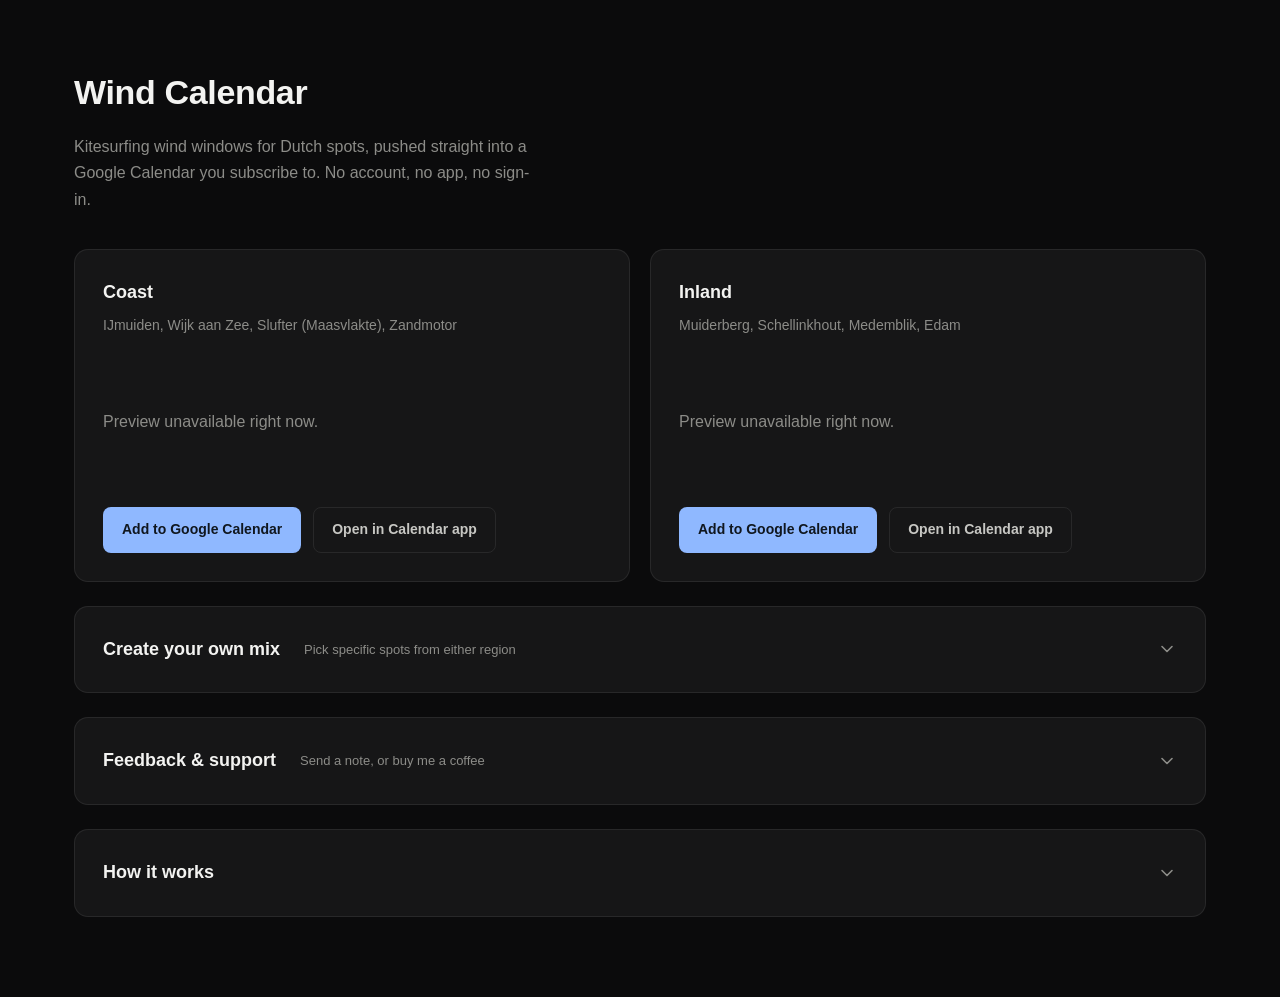
<file: public/index.html>
<!doctype html>
<html lang="en">
<head>
  <meta charset="utf-8">
  <meta name="viewport" content="width=device-width, initial-scale=1">
  <meta name="theme-color" content="#121212">
  <title>Wind Calendar</title>
  <link rel="stylesheet" href="styles.css">
</head>
<body>
<main>
  <h1>Wind Calendar</h1>
  <p class="lede">Kitesurfing wind windows for Dutch spots, pushed straight into a Google Calendar
    you subscribe to. No account, no app, no sign-in.</p>

  <div id="premade"></div>

  <details class="custom-mix collapsible card">
    <summary>
      <h2>Create your own mix</h2>
      <span class="summary-hint">Pick specific spots from either region</span>
      <svg class="chevron" viewBox="0 0 20 20" fill="none" xmlns="http://www.w3.org/2000/svg" aria-hidden="true">
        <path d="M5 7.5L10 12.5L15 7.5" stroke="currentColor" stroke-width="1.6" stroke-linecap="round" stroke-linejoin="round"/>
      </svg>
    </summary>
    <div class="collapsible-body">
      <p class="lede">Only want a few spots, from either region? Pick them below and get one link
        for just that combination.</p>
      <div id="custom-groups"></div>
      <div class="subscribe-row">
        <button type="button" class="btn btn-primary copy-link" hidden></button>
        <a class="btn btn-secondary ics-link"></a>
        <span class="hint"></span>
      </div>
    </div>
  </details>

  <details class="support collapsible card">
    <summary>
      <h2>Feedback &amp; support</h2>
      <span class="summary-hint">Send a note, or buy me a coffee</span>
      <svg class="chevron" viewBox="0 0 20 20" fill="none" xmlns="http://www.w3.org/2000/svg" aria-hidden="true">
        <path d="M5 7.5L10 12.5L15 7.5" stroke="currentColor" stroke-width="1.6" stroke-linecap="round" stroke-linejoin="round"/>
      </svg>
    </summary>
    <div class="collapsible-body">
      <p class="lede">Found a bug, want another spot added, or just have thoughts? Send a note below.</p>
      <form class="feedback-form">
        <textarea name="message" placeholder="Your feedback…" required></textarea>
        <input type="email" name="contact" placeholder="Email (optional, if you'd like a reply)">
        <div class="row">
          <button type="submit" class="btn btn-primary">Send feedback</button>
          <span class="status"></span>
        </div>
      </form>
      <div class="coffee-row">
        <p>If this makes your life better, tikkie me 😉</p>
        <a class="btn btn-secondary coffee-link" href="https://tikkie.me/pay/smm1mpd44qcomr1js2fn" target="_blank" rel="noopener">Tikkie me 💸</a>
      </div>
    </div>
  </details>

  <details class="about collapsible card">
    <summary>
      <h2>How it works</h2>
      <svg class="chevron" viewBox="0 0 20 20" fill="none" xmlns="http://www.w3.org/2000/svg" aria-hidden="true">
        <path d="M5 7.5L10 12.5L15 7.5" stroke="currentColor" stroke-width="1.6" stroke-linecap="round" stroke-linejoin="round"/>
      </svg>
    </summary>
    <div class="collapsible-body">
    <p><strong>Coast</strong> and <strong>Inland</strong> are ready-made calendars covering every
      spot in that group &mdash; one click with <strong>Add to Google Calendar</strong> if you use
      Google Calendar (the <strong>ICS</strong> link works for Apple Calendar, Outlook or anything
      else). They'll pick up any spots added to that region later automatically, no need to
      resubscribe.</p>
    <p>If you'd rather pick specific spots from either region, use <strong>Create your own mix</strong>
      below instead. It can't use the native one-click "Add" button &mdash; that only works for a
      calendar that already exists with fixed content, and Google only offers it for calendars it
      already hosts. Instead you get a link: <strong>Open in Calendar app</strong> hands it to
      whatever your device's default calendar is (on a Mac that's usually Apple Calendar, even if
      you use Google Calendar day to day &mdash; that's an OS-level setting, not something this site
      controls). To get a custom mix into <em>Google</em> Calendar specifically, use <strong>Copy
      link</strong> and paste it into Google Calendar's own Settings &rarr; Add calendar &rarr; From
      URL.</p>
    <p>That link stays yours: if you come back later and change which spots are checked, the same
      link keeps working and your calendar app just picks up the new content on its next refresh
      &mdash; no need to remove the old subscription and add a new one. It's tied to this browser,
      not an account, so a different device or a cleared browser needs its own link.</p>
    <p>Events show the spot, forecast peak sustained wind and direction. They carry no attendees,
      no reminders, and are marked as free time. Forecasts update roughly hourly from GFS model
      data, with a live correction applied where a nearby KNMI weather station is available. A
      custom mix (and any ICS link) refreshes roughly once a day, on that app's own schedule, not
      something this site controls.</p>
    <p><a href="privacy.html">Privacy policy</a></p>
    </div>
  </details>
</main>
<script>
const FEED_ORIGIN = 'https://wind-calendar-feed.onrender.com';
const CUSTOM_MIX_ID = 'custom';

function nativeLinks(cid) {
  const encoded = encodeURIComponent(cid);
  return {
    add: 'https://calendar.google.com/calendar/render?cid=' + encoded,
    ics: 'webcal://calendar.google.com/calendar/ical/' + encoded + '/public/basic.ics',
  };
}

// -- Minimalist week-ahead line chart, drawn from each spot's own public ICS
// feed (proxied through feed_server so the browser can actually read the
// response body -- Google's own ics export doesn't send CORS headers).
const CHART_DAYS = 7;
const CHART_START_HOUR = 6;
const CHART_END_HOUR = 21;
const CHART_LABEL_WIDTH = 88;
const CHART_DAY_WIDTH = 78;
const CHART_ROW_HEIGHT = 32;
const CHART_HEADER_HEIGHT = 26;

function unfoldIcs(text) {
  return text.replace(/\r\n[ \t]/g, '');
}

function parseIcsEvents(text) {
  const blocks = unfoldIcs(text).match(/BEGIN:VEVENT[\s\S]*?END:VEVENT/g) || [];
  return blocks.map(block => {
    const start = block.match(/DTSTART[^:]*:(\d{8}T\d{6})(Z?)/);
    const end = block.match(/DTEND[^:]*:(\d{8}T\d{6})(Z?)/);
    const summary = block.match(/SUMMARY:(.*)/);
    if (!start || !end || !summary) return null;
    return {
      start: parseIcsStamp(start[1], !!start[2]),
      end: parseIcsStamp(end[1], !!end[2]),
      summary: summary[1].trim(),
    };
  }).filter(Boolean);
}

// Google's ICS export writes these in UTC (a trailing Z), not the
// Europe/Amsterdam wall-clock time the event was created with -- convert
// back to Amsterdam local time, since that's what the day/hour grid means.
const AMSTERDAM_FORMATTER = new Intl.DateTimeFormat('en-GB', {
  timeZone: 'Europe/Amsterdam', year: 'numeric', month: '2-digit', day: '2-digit',
  hour: '2-digit', minute: '2-digit', hour12: false,
});

function parseIcsStamp(stamp, isUtc) {
  const year = +stamp.slice(0, 4), month = +stamp.slice(4, 6), day = +stamp.slice(6, 8);
  const hour = +stamp.slice(9, 11), minute = +stamp.slice(11, 13);
  if (!isUtc) return { year, month, day, hour, minute };
  const utcDate = new Date(Date.UTC(year, month - 1, day, hour, minute));
  const parts = Object.fromEntries(AMSTERDAM_FORMATTER.formatToParts(utcDate).map(p => [p.type, p.value]));
  return {
    year: +parts.year, month: +parts.month, day: +parts.day,
    hour: parts.hour === '24' ? 0 : +parts.hour, minute: +parts.minute,
  };
}

function sameDate(a, b) {
  return a.year === b.year && a.month === b.month && a.day === b.day;
}

function escapeXml(text) {
  return text.replace(/[&<>"]/g, c => ({ '&': '&amp;', '<': '&lt;', '>': '&gt;', '"': '&quot;' }[c]));
}

function amsterdamNow() {
  return parseIcsStamp(new Date().toISOString().replace(/[-:]/g, '').slice(0, 15), true);
}

function weekAheadDates() {
  const now = amsterdamNow();
  const today = new Date(Date.UTC(now.year, now.month - 1, now.day));
  return Array.from({ length: CHART_DAYS }, (_, i) => {
    const d = new Date(today);
    d.setUTCDate(d.getUTCDate() + i);
    return { year: d.getUTCFullYear(), month: d.getUTCMonth() + 1, day: d.getUTCDate(),
             label: d.toLocaleDateString('en-GB', { weekday: 'short', timeZone: 'UTC' }).toUpperCase() + ' ' + d.getUTCDate() };
  });
}

function weekChartSvg(region, eventsBySpot) {
  const days = weekAheadDates();
  const width = CHART_LABEL_WIDTH + CHART_DAYS * CHART_DAY_WIDTH;
  const height = CHART_HEADER_HEIGHT + region.spots.length * CHART_ROW_HEIGHT + 6;

  const dayLabels = days.map((d, i) => {
    const x = CHART_LABEL_WIDTH + i * CHART_DAY_WIDTH + CHART_DAY_WIDTH / 2;
    return `<text x="${x}" y="16" text-anchor="middle" class="chart-day${i === 0 ? ' chart-day-today' : ''}">${d.label}</text>`;
  }).join('');

  const dividers = Array.from({ length: CHART_DAYS + 1 }, (_, i) => {
    const x = CHART_LABEL_WIDTH + i * CHART_DAY_WIDTH;
    return `<line x1="${x}" y1="${CHART_HEADER_HEIGHT}" x2="${x}" y2="${height}" class="chart-divider"/>`;
  }).join('');

  const rows = region.spots.map((spot, i) => {
    const y = CHART_HEADER_HEIGHT + i * CHART_ROW_HEIGHT + CHART_ROW_HEIGHT / 2;
    const label = `<text x="${CHART_LABEL_WIDTH - 10}" y="${y + 4}" text-anchor="end" class="chart-label">${escapeXml(spot.label)}</text>`;
    const baseline = `<line x1="${CHART_LABEL_WIDTH}" y1="${y}" x2="${width}" y2="${y}" class="chart-baseline"/>`;
    const blocks = (eventsBySpot[spot.id] || []).map(event => {
      const dayIndex = days.findIndex(d => sameDate(d, event.start));
      if (dayIndex === -1) return '';
      const span = CHART_END_HOUR - CHART_START_HOUR;
      const startFrac = Math.min(Math.max((event.start.hour + event.start.minute / 60 - CHART_START_HOUR) / span, 0), 1);
      const endFrac = Math.min(Math.max((event.end.hour + event.end.minute / 60 - CHART_START_HOUR) / span, 0), 1);
      const x = CHART_LABEL_WIDTH + dayIndex * CHART_DAY_WIDTH + startFrac * CHART_DAY_WIDTH;
      const w = Math.max((endFrac - startFrac) * CHART_DAY_WIDTH, 3);
      return `<rect x="${x.toFixed(1)}" y="${y - 6}" width="${w.toFixed(1)}" height="12" rx="3" class="chart-block">` +
             `<title>${escapeXml(event.summary)}</title></rect>`;
    }).join('');
    return label + baseline + blocks;
  }).join('');

  const now = amsterdamNow();
  const nowFrac = Math.min(Math.max((now.hour + now.minute / 60 - CHART_START_HOUR) / (CHART_END_HOUR - CHART_START_HOUR), 0), 1);
  const nowX = CHART_LABEL_WIDTH + nowFrac * CHART_DAY_WIDTH;
  const nowMarker = `<line x1="${nowX.toFixed(1)}" y1="${CHART_HEADER_HEIGHT}" x2="${nowX.toFixed(1)}" y2="${height}" class="chart-now"/>`;

  return `<svg viewBox="0 0 ${width} ${height}" class="week-chart" role="img" aria-label="${escapeXml(region.label)} wind windows this week">` +
         dividers + dayLabels + rows + nowMarker + '</svg>';
}

async function loadWeekChart(region, container) {
  try {
    const results = await Promise.all(region.spots.map(spot =>
      fetch(FEED_ORIGIN + '/feed.ics?spots=' + encodeURIComponent(spot.id))
        .then(r => { if (!r.ok) throw new Error('feed fetch failed'); return r.text(); })
        .then(text => [spot.id, parseIcsEvents(text)])
    ));
    const eventsBySpot = Object.fromEntries(results);
    container.innerHTML = weekChartSvg(region, eventsBySpot);
  } catch {
    container.innerHTML = '<p class="error">Preview unavailable right now.</p>';
  }
}

function customLinks(spotIdsOrToken, byToken) {
  const query = byToken
    ? 'token=' + encodeURIComponent(spotIdsOrToken)
    : 'spots=' + spotIdsOrToken.map(encodeURIComponent).join(',');
  const host = FEED_ORIGIN.replace(/^https?:\/\//, '');
  return {
    ics: 'webcal://' + host + '/feed.ics?' + query,
    plain: 'https://' + host + '/feed.ics?' + query,
  };
}

function loadToken(mixId) {
  try { return localStorage.getItem('windcal-token-' + mixId); } catch { return null; }
}
function saveToken(mixId, token) {
  try { localStorage.setItem('windcal-token-' + mixId, token); } catch {}
}
function loadPicks(mixId) {
  try {
    const raw = localStorage.getItem('windcal-picks-' + mixId);
    return raw ? JSON.parse(raw) : null;
  } catch { return null; }
}
function savePicks(mixId, spotIds) {
  try { localStorage.setItem('windcal-picks-' + mixId, JSON.stringify(spotIds)); } catch {}
}

// Mints a token on first use, then updates that same token afterwards, so a
// subscriber's link never changes even as their spot selection does -- their
// calendar app just picks up new content on its next scheduled refresh.
async function syncMix(mixId, spotIds) {
  const existing = loadToken(mixId);
  const url = FEED_ORIGIN + (existing ? '/mix/' + existing : '/mix');
  const res = await fetch(url, {
    method: existing ? 'PUT' : 'POST',
    headers: { 'Content-Type': 'application/json' },
    body: JSON.stringify({ spots: spotIds }),
  });
  if (!res.ok) throw new Error('mix sync failed: ' + res.status);
  const data = await res.json();
  saveToken(mixId, data.token);
  return data.token;
}

// Google Calendar's own named colors, so the tip is precisely actionable --
// pick this exact name from the calendar's color menu, not just "blue".
const COLOR_TIPS = {
  coast: { name: 'Blueberry', hex: '#3F51B5' },
  inland: { name: 'Basil', hex: '#0B8043' },
};

// A tiny mockup of the calendar's own sidebar row (checkbox + name), colored
// in -- so the tip shows exactly what to aim for, not just a swatch.
function calendarTipHtml(tip, regionLabel) {
  if (!tip) return '';
  return `
    <div class="cal-tip" role="tooltip">
      <div class="cal-tip-row">
        <span class="cal-tip-checkbox" style="background:${tip.hex}">
          <svg viewBox="0 0 12 12" width="9" height="9" aria-hidden="true">
            <path d="M2 6.2L4.8 9 10 3" fill="none" stroke="white" stroke-width="1.6" stroke-linecap="round" stroke-linejoin="round"/>
          </svg>
        </span>
        <span class="cal-tip-name">Wind Calendar — ${escapeXml(regionLabel)}</span>
        <span class="cal-tip-x">&times;</span>
        <span class="cal-tip-dots">&#8942;</span>
      </div>
      <p class="cal-tip-caption">Pick <strong>${escapeXml(tip.name)}</strong> from its color menu, once added</p>
    </div>`;
}

function renderPremade(regions, calendars) {
  return regions.map(region => {
    const cid = calendars[region.id];
    const { add, ics } = nativeLinks(cid);
    const spotLabels = region.spots.map(s => s.label).join(', ');
    const tip = COLOR_TIPS[region.id];
    return `
      <section class="region card" data-region="${region.id}">
        <h2 class="region-label">${region.label}</h2>
        <p class="region-spots">${spotLabels}</p>
        <div class="week-chart-container"><p class="error">Loading preview…</p></div>
        <div class="subscribe-row">
          <span class="tip-host">
            <a class="btn btn-primary add-link" href="${add}" target="_blank" rel="noopener">Add to Google Calendar</a>
            ${calendarTipHtml(tip, region.label)}
          </span>
          <a class="btn btn-secondary ics-link" href="${ics}">Open in Calendar app</a>
        </div>
      </section>`;
  }).join('');
}

function renderCustomGroups(regions) {
  return regions.map(region => `
    <div class="custom-group">
      <h3 class="custom-group-label">${region.label}</h3>
      <ul class="picker">
        ${region.spots.map(spot => `<li>
          <label class="pick"><input type="checkbox" data-spot="${spot.id}"> ${spot.label}</label>
        </li>`).join('')}
      </ul>
    </div>
  `).join('');
}

function wireCustomMix(sectionEl) {
  const boxes = [...sectionEl.querySelectorAll('input[data-spot]')];
  const icsLink = sectionEl.querySelector('a.ics-link');
  const copyBtn = sectionEl.querySelector('button.copy-link');
  const hint = sectionEl.querySelector('.hint');
  let updateSeq = 0;

  const remembered = loadPicks(CUSTOM_MIX_ID);
  if (remembered) {
    boxes.forEach(b => { b.checked = remembered.includes(b.dataset.spot); });
  }

  function wireCopy(text) {
    copyBtn.onclick = async () => {
      try {
        await navigator.clipboard.writeText(text);
        copyBtn.textContent = 'Copied! Paste into Google Calendar → Settings → Add calendar → From URL';
      } catch {
        copyBtn.textContent = text;
      }
    };
  }

  function update() {
    const picked = boxes.filter(b => b.checked).map(b => b.dataset.spot);
    savePicks(CUSTOM_MIX_ID, picked);
    if (!picked.length) {
      icsLink.removeAttribute('href');
      icsLink.setAttribute('aria-disabled', 'true');
      icsLink.textContent = 'Open in Calendar app';
      copyBtn.hidden = true;
      hint.textContent = 'Check at least one spot to build a link.';
      return;
    }
    icsLink.removeAttribute('aria-disabled');
    copyBtn.hidden = false;
    hint.textContent = picked.length + ' spot' + (picked.length > 1 ? 's' : '') + ' selected.';

    // Show a working link immediately (old-style, static ?spots= URL) while
    // the persistent token request is in flight, then upgrade both links in
    // place once it resolves -- if it fails (store not configured yet, or a
    // cold-started free instance timing out), stay on the static fallback.
    const fallback = customLinks(picked, false);
    icsLink.href = fallback.ics;
    icsLink.textContent = 'Open in Calendar app';
    copyBtn.disabled = true;
    copyBtn.textContent = 'Preparing link…';
    wireCopy(fallback.plain);

    const seq = ++updateSeq;
    syncMix(CUSTOM_MIX_ID, picked).then(token => {
      if (seq !== updateSeq) return;
      const { ics, plain } = customLinks(token, true);
      icsLink.href = ics;
      copyBtn.disabled = false;
      copyBtn.textContent = 'Copy link for Google Calendar';
      wireCopy(plain);
    }).catch(() => {
      if (seq !== updateSeq) return;
      copyBtn.disabled = false;
      copyBtn.textContent = 'Copy link for Google Calendar';
    });
  }
  boxes.forEach(b => b.addEventListener('change', update));
  update();
}

function wireFeedbackForm(form) {
  const status = form.querySelector('.status');
  const submitBtn = form.querySelector('button[type="submit"]');
  form.addEventListener('submit', async event => {
    event.preventDefault();
    const message = form.message.value.trim();
    if (!message) return;
    submitBtn.disabled = true;
    status.textContent = 'Sending…';
    try {
      const res = await fetch(FEED_ORIGIN + '/feedback', {
        method: 'POST',
        headers: { 'Content-Type': 'application/json' },
        body: JSON.stringify({ message, contact: form.contact.value.trim() }),
      });
      if (!res.ok) throw new Error('feedback submit failed: ' + res.status);
      form.reset();
      status.textContent = 'Thanks, sent!';
    } catch {
      status.textContent = "Couldn't send right now -- try again shortly.";
    } finally {
      submitBtn.disabled = false;
    }
  });
}

async function init() {
  wireFeedbackForm(document.querySelector('.feedback-form'));
  const premadeEl = document.getElementById('premade');
  const customGroupsEl = document.getElementById('custom-groups');
  let regions, calendars;
  try {
    [regions, calendars] = await Promise.all([
      fetch('spots.json').then(r => r.json()),
      fetch('calendars.json').then(r => r.json()),
    ]);
  } catch {
    premadeEl.innerHTML = '<p class="error">Could not load spot list. Try reloading.</p>';
    return;
  }
  if (!regions.length) {
    premadeEl.innerHTML = '<p class="error">No calendars configured yet.</p>';
    return;
  }
  premadeEl.innerHTML = renderPremade(regions, calendars);
  customGroupsEl.innerHTML = renderCustomGroups(regions);
  wireCustomMix(document.querySelector('.custom-mix'));
  regions.forEach(region => {
    const container = premadeEl.querySelector(`[data-region="${region.id}"] .week-chart-container`);
    loadWeekChart(region, container);
  });
}
init();
</script>
</body>
</html>
</file>
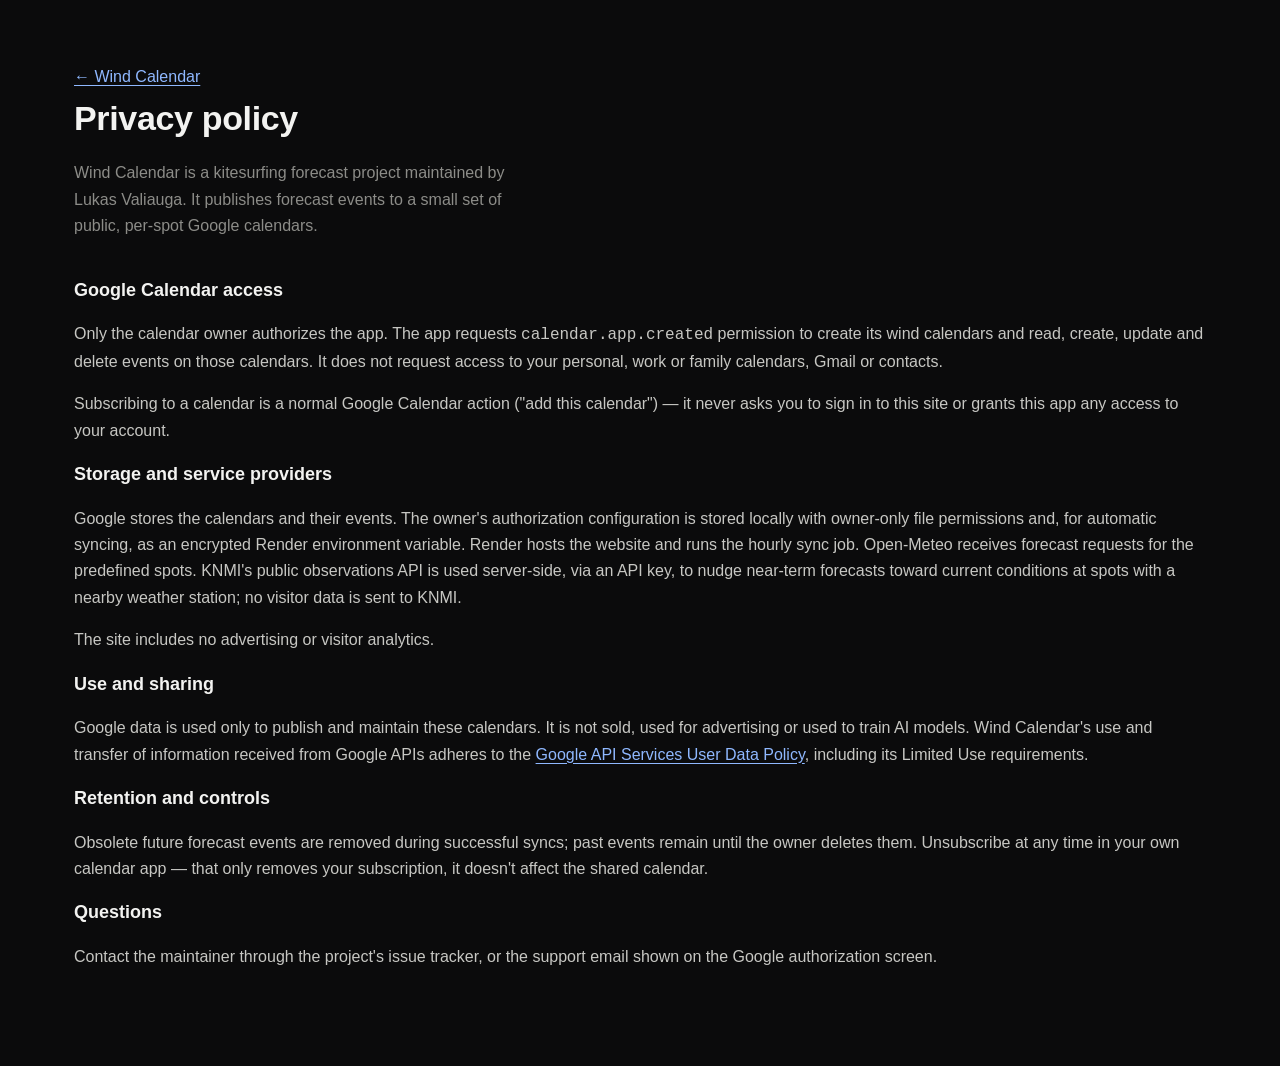
<file: public/privacy.html>
<!doctype html>
<html lang="en">
<head>
  <meta charset="utf-8">
  <meta name="viewport" content="width=device-width, initial-scale=1">
  <meta name="theme-color" content="#121212">
  <title>Privacy · Wind Calendar</title>
  <link rel="stylesheet" href="styles.css">
</head>
<body>
<main>
  <a href="/">← Wind Calendar</a>
  <h1>Privacy policy</h1>
  <p class="lede">Wind Calendar is a kitesurfing forecast project maintained by Lukas Valiauga.
    It publishes forecast events to a small set of public, per-spot Google calendars.</p>

  <h2>Google Calendar access</h2>
  <p>Only the calendar owner authorizes the app. The app requests
    <code>calendar.app.created</code> permission to create its wind calendars and
    read, create, update and delete events on those calendars. It does not request
    access to your personal, work or family calendars, Gmail or contacts.</p>
  <p>Subscribing to a calendar is a normal Google Calendar action ("add this calendar") &mdash;
    it never asks you to sign in to this site or grants this app any access to your account.</p>

  <h2>Storage and service providers</h2>
  <p>Google stores the calendars and their events. The owner's authorization configuration is
    stored locally with owner-only file permissions and, for automatic syncing, as an encrypted
    Render environment variable. Render hosts the website and runs the hourly sync job.
    Open-Meteo receives forecast requests for the predefined spots. KNMI's public observations
    API is used server-side, via an API key, to nudge near-term forecasts toward current
    conditions at spots with a nearby weather station; no visitor data is sent to KNMI.</p>
  <p>The site includes no advertising or visitor analytics.</p>

  <h2>Use and sharing</h2>
  <p>Google data is used only to publish and maintain these calendars. It is not sold, used
    for advertising or used to train AI models. Wind Calendar's use and transfer of information
    received from Google APIs adheres to the
    <a href="https://developers.google.com/terms/api-services-user-data-policy">Google API Services User Data Policy</a>,
    including its Limited Use requirements.</p>

  <h2>Retention and controls</h2>
  <p>Obsolete future forecast events are removed during successful syncs; past events remain
    until the owner deletes them. Unsubscribe at any time in your own calendar app &mdash; that
    only removes your subscription, it doesn't affect the shared calendar.</p>

  <h2>Questions</h2>
  <p>Contact the maintainer through the project's issue tracker, or the support email shown
    on the Google authorization screen.</p>
</main>
</body>
</html>
</file>
<file: public/styles.css>
:root {
  color-scheme: dark;
  --bg: #0b0b0c;
  --surface: #161617;
  --border: rgba(255, 255, 255, 0.08);
  --text: #f3f3f1;
  --text-body: #c7c7c3;
  --text-muted: #8c8c88;
  --accent: #8fb8ff;
  --accent-dim: #5f7ba8;
}
* { box-sizing: border-box; }
body {
  margin: 0;
  background: var(--bg);
  color: var(--text-body);
  font: 16px/1.65 -apple-system, BlinkMacSystemFont, "Segoe UI", Roboto, Helvetica, Arial, sans-serif;
  -webkit-font-smoothing: antialiased;
}
main { max-width: 1180px; margin: 0 auto; padding: 64px 24px 80px; }
h1 {
  color: var(--text);
  font-size: 34px;
  font-weight: 600;
  letter-spacing: -0.01em;
  margin: 0 0 14px;
}
h2 { color: var(--text); font-size: 18px; font-weight: 600; margin: 0 0 8px; }
a { color: var(--accent); text-underline-offset: 3px; }
.lede { color: var(--text-muted); margin: 0 0 36px; max-width: 52ch; }

.card {
  background: var(--surface);
  border: 1px solid var(--border);
  border-radius: 14px;
  padding: 28px;
}

#premade {
  display: grid;
  grid-template-columns: repeat(auto-fit, minmax(340px, 1fr));
  gap: 20px;
}
.region.card { display: flex; flex-direction: column; }
.region-label { margin: 0 0 6px; }
.region-spots { color: var(--text-muted); font-size: 14px; margin: 0 0 20px; }
.region .subscribe-row { margin-top: auto; padding-top: 20px; }

.picker { list-style: none; margin: 0 0 20px; padding: 0; }
.picker li { padding: 8px 0; }
.pick { font-size: 15px; color: var(--text-body); display: flex; align-items: center; gap: 10px; cursor: pointer; }
.pick input { width: 16px; height: 16px; accent-color: var(--accent); }

.subscribe-row { display: flex; align-items: center; gap: 12px; flex-wrap: wrap; font-size: 14px; }

.btn {
  display: inline-flex; align-items: center; justify-content: center; gap: 8px;
  padding: 10px 18px; border-radius: 8px; font-size: 14px; font-weight: 600;
  text-decoration: none; border: 1px solid transparent; cursor: pointer;
  transition: background-color .15s ease, border-color .15s ease, color .15s ease;
}
.btn-primary { background: var(--accent); color: #10171f; }
.btn-primary:hover { background: #a7c8ff; }
.btn-secondary { background: transparent; color: var(--text-body); border-color: var(--border); }
.btn-secondary:hover { border-color: var(--accent); color: var(--accent); }
.btn:disabled,
.btn[aria-disabled] {
  background: transparent; border-color: var(--border); color: var(--text-muted);
  pointer-events: none; cursor: default;
}
.btn[hidden] { display: none; }
.subscribe-row .hint { color: var(--text-muted); font-size: 14px; }

.tip-host { position: relative; display: inline-flex; }
.cal-tip {
  position: absolute; bottom: calc(100% + 10px); left: 50%; transform: translate(-50%, 4px);
  width: max-content; max-width: 250px;
  background: #202124; border: 1px solid var(--border);
  border-radius: 8px; padding: 10px 12px; pointer-events: none;
  opacity: 0; transition: opacity .15s ease, transform .15s ease;
}
.tip-host:hover .cal-tip,
.tip-host:focus-within .cal-tip { opacity: 1; transform: translate(-50%, 0); }
.cal-tip-row { display: flex; align-items: center; gap: 8px; }
.cal-tip-checkbox {
  width: 16px; height: 16px; border-radius: 3px; flex-shrink: 0;
  display: inline-flex; align-items: center; justify-content: center;
}
.cal-tip-name { font-size: 13px; color: #e8eaed; white-space: nowrap; }
.cal-tip-x { font-size: 14px; color: #9aa0a6; margin-left: 2px; }
.cal-tip-dots { font-size: 13px; color: #9aa0a6; letter-spacing: -1px; }
.cal-tip-caption {
  margin: 8px 0 0; font-size: 12px; font-weight: 400; line-height: 1.4;
  color: var(--text-muted); text-align: left;
}
.cal-tip-caption strong { color: var(--text); font-weight: 600; }

.week-chart-container { margin: 20px 0; }
.week-chart { display: block; width: 100%; height: auto; font-family: inherit; }
.week-chart text { font-family: inherit; }
.chart-day { fill: var(--text-muted); font-size: 9px; text-transform: uppercase; letter-spacing: 0.04em; }
.chart-day-today { fill: var(--accent); }
.chart-label { fill: var(--text-muted); font-size: 10px; }
.chart-baseline { stroke: var(--border); stroke-width: 1; }
.chart-divider { stroke: var(--border); stroke-width: 1; opacity: 0.5; }
.chart-block { fill: var(--accent); fill-opacity: 0.16; stroke: var(--accent); stroke-width: 1.2; }
.chart-now { stroke: var(--accent); stroke-width: 1; stroke-dasharray: 2 2; opacity: 0.8; }

.collapsible.card { margin-top: 24px; padding: 0; overflow: hidden; }
.collapsible summary {
  list-style: none; cursor: pointer; padding: 28px; display: flex;
  align-items: center; justify-content: space-between; gap: 12px;
}
.collapsible summary::-webkit-details-marker { display: none; }
.collapsible summary h2 { margin: 0; }
.collapsible summary .summary-hint {
  font-size: 13px; font-weight: 400; color: var(--text-muted); margin-right: auto; margin-left: 12px;
}
.collapsible summary .chevron {
  width: 20px; height: 20px; flex-shrink: 0; color: var(--text-muted);
  transition: transform .15s ease;
}
.collapsible[open] summary .chevron { transform: rotate(180deg); }
.collapsible .collapsible-body { padding: 0 28px 28px; }
.collapsible .lede { margin-bottom: 24px; }
.custom-group { margin-bottom: 20px; }
.custom-group:last-of-type { margin-bottom: 24px; }
.custom-group-label {
  margin: 0 0 8px; font-size: 12px; color: var(--text-muted); text-transform: uppercase;
  letter-spacing: 0.06em; font-weight: 600;
}

.feedback-form { display: flex; flex-direction: column; gap: 12px; max-width: 480px; margin-bottom: 28px; }
.feedback-form textarea,
.feedback-form input {
  font: inherit; font-size: 15px; color: var(--text); background: var(--bg);
  border: 1px solid var(--border); border-radius: 8px; padding: 10px 14px;
  resize: vertical;
}
.feedback-form textarea { min-height: 90px; }
.feedback-form textarea:focus,
.feedback-form input:focus { outline: none; border-color: var(--accent); }
.feedback-form textarea::placeholder,
.feedback-form input::placeholder { color: var(--text-muted); }
.feedback-form .row { display: flex; align-items: center; gap: 14px; flex-wrap: wrap; }
.feedback-form .status { font-size: 14px; color: var(--text-muted); }
.coffee-row {
  padding-top: 24px; border-top: 1px solid var(--border);
  display: flex; align-items: center; gap: 16px; flex-wrap: wrap;
}
.coffee-row[hidden] { display: none; }
.coffee-row p { margin: 0; color: var(--text-muted); flex: 1 1 220px; }

.error { padding: 16px 0; color: var(--text-muted); }
.about { color: var(--text-muted); font-size: 14px; }
.about p { margin: 0 0 14px; }
.about p:last-child { margin-bottom: 0; }
.about strong { color: var(--text-body); font-weight: 600; }
</file>
